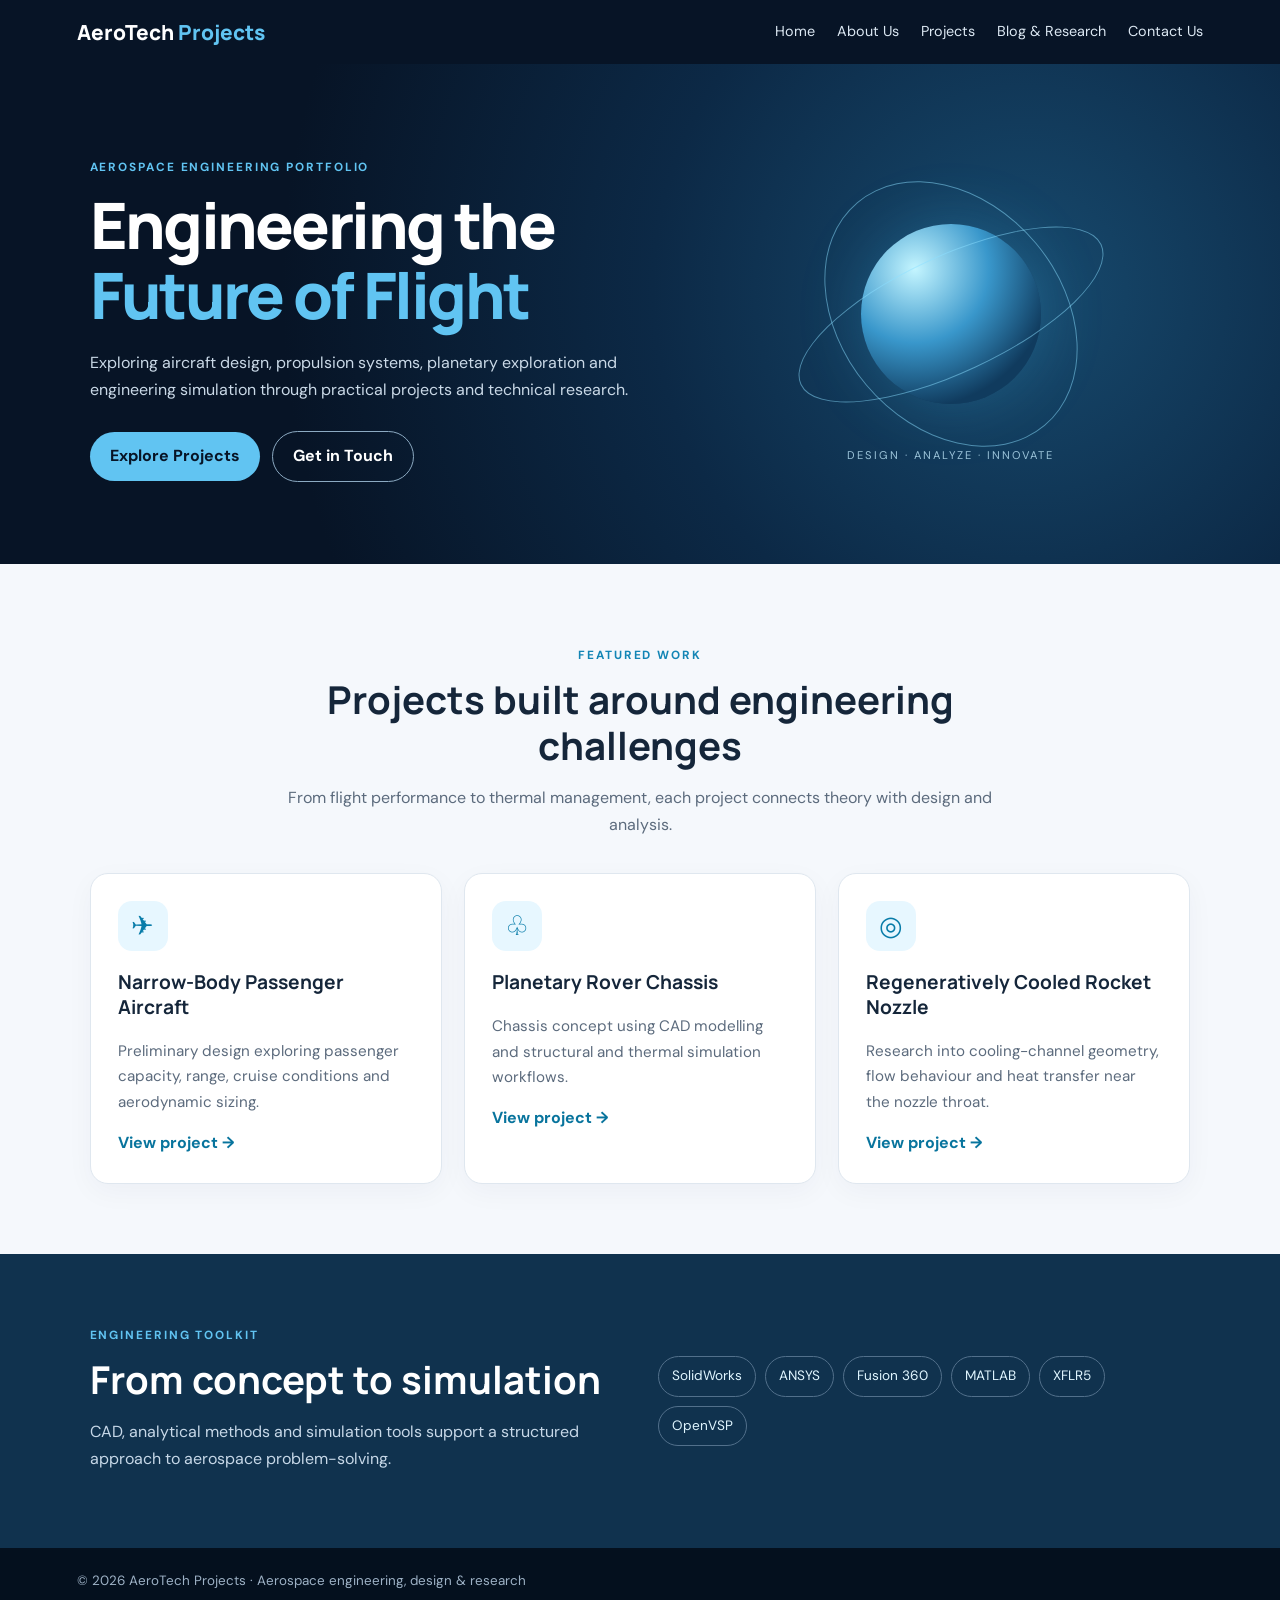
<file: index.html>
<!doctype html>
<html lang="en"><head><meta charset="utf-8"><meta name="viewport" content="width=device-width, initial-scale=1">
<meta name="description" content="AeroTech Projects aerospace engineering portfolio">
<link rel="stylesheet" href="style.css">
<script async src="https://www.googletagmanager.com/gtag/js?id=G-G-4HPNL6FJ3H"></script>
<script>window.dataLayer=window.dataLayer||[];function gtag(){dataLayer.push(arguments);}gtag('js',new Date());gtag('config','G-G-4HPNL6FJ3H');</script>
<title>AeroTech Projects | Engineering the Future of Flight</title></head><body>
<header><a class="brand" href="index.html">AeroTech <span>Projects</span></a><button id="menu" aria-label="Toggle menu">☰</button>
<nav id="nav"><a href="index.html">Home</a><a href="about.html">About Us</a><a href="projects.html">Projects</a><a href="research.html">Blog &amp; Research</a><a href="contact.html">Contact Us</a></nav></header>
<main>
<section class="hero"><div><p class="eyebrow">AEROSPACE ENGINEERING PORTFOLIO</p><h1>Engineering the <em>Future of Flight</em></h1><p>Exploring aircraft design, propulsion systems, planetary exploration and engineering simulation through practical projects and technical research.</p><a class="btn" href="projects.html">Explore Projects</a> <a class="btn secondary" href="contact.html">Get in Touch</a></div><div class="orb" aria-label="Abstract orbital illustration"><div class="planet"></div><span>DESIGN · ANALYZE · INNOVATE</span></div></section>
<section class="section"><div class="intro"><p class="eyebrow">FEATURED WORK</p><h2>Projects built around engineering challenges</h2><p>From flight performance to thermal management, each project connects theory with design and analysis.</p></div><div class="cards">
<article><div class="symbol">✈</div><h3>Narrow-Body Passenger Aircraft</h3><p>Preliminary design exploring passenger capacity, range, cruise conditions and aerodynamic sizing.</p><a href="projects.html#aircraft">View project →</a></article>
<article><div class="symbol">♧</div><h3>Planetary Rover Chassis</h3><p>Chassis concept using CAD modelling and structural and thermal simulation workflows.</p><a href="projects.html#rover">View project →</a></article>
<article><div class="symbol">◎</div><h3>Regeneratively Cooled Rocket Nozzle</h3><p>Research into cooling-channel geometry, flow behaviour and heat transfer near the nozzle throat.</p><a href="projects.html#rocket">View project →</a></article></div></section>
<section class="highlight"><div><p class="eyebrow">ENGINEERING TOOLKIT</p><h2>From concept to simulation</h2><p>CAD, analytical methods and simulation tools support a structured approach to aerospace problem-solving.</p></div><div class="tags"><span>SolidWorks</span><span>ANSYS</span><span>Fusion 360</span><span>MATLAB</span><span>XFLR5</span><span>OpenVSP</span></div></section></main><footer>© <span id="year"></span> AeroTech Projects · Aerospace engineering, design & research</footer><script src="script.js"></script></body></html>
</file>
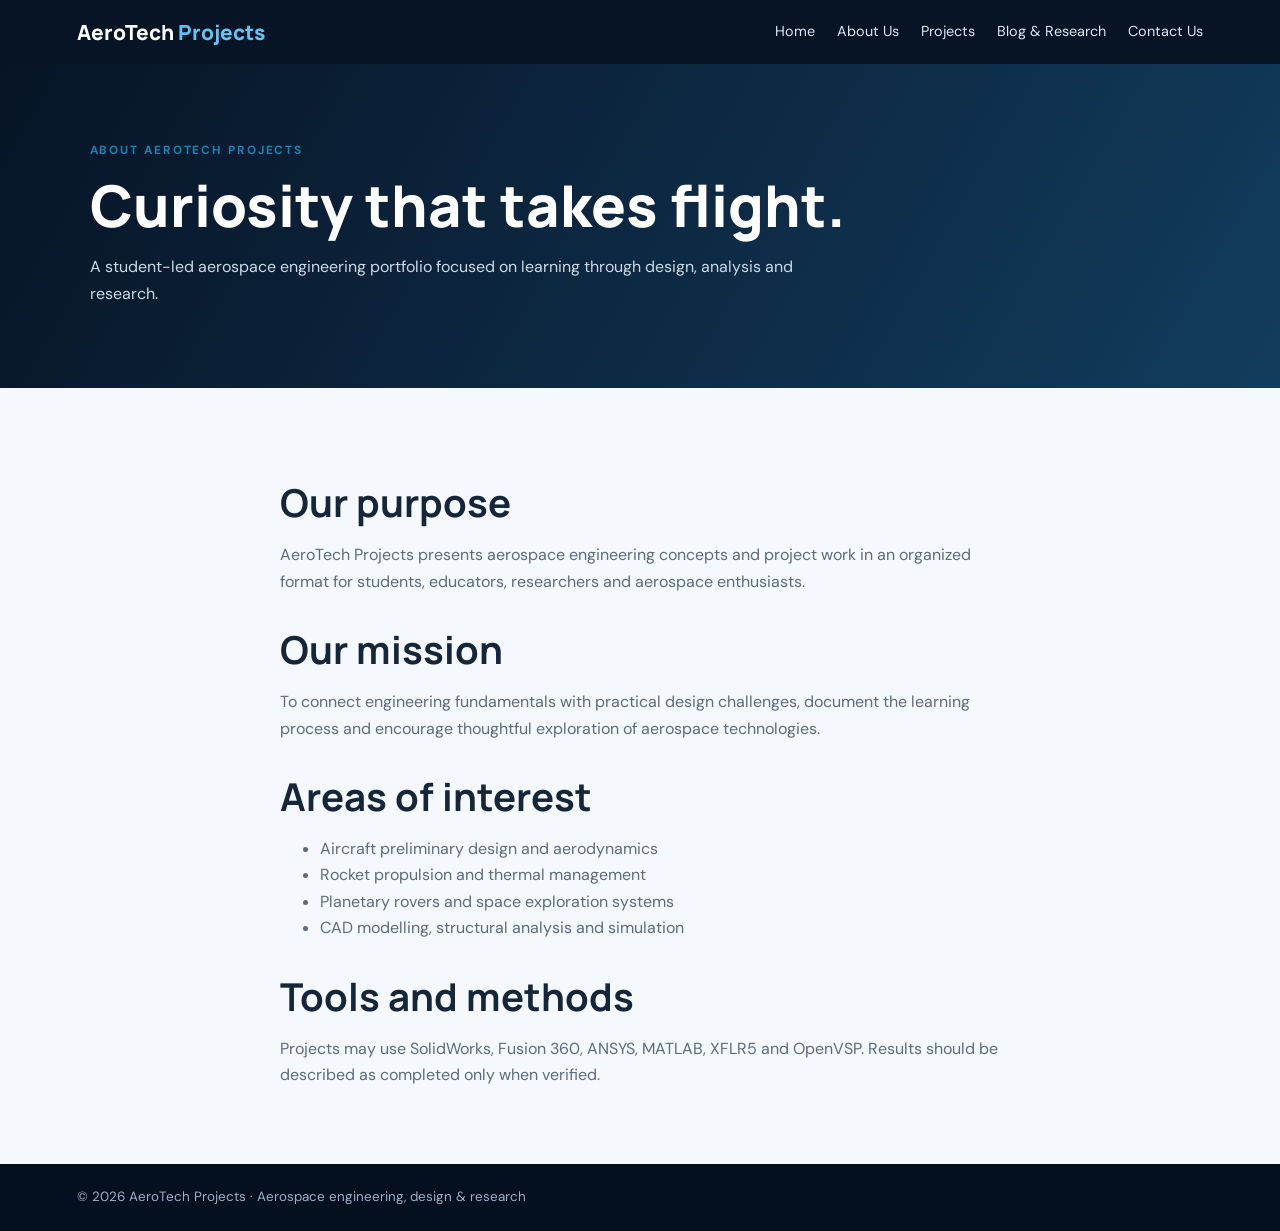
<file: about.html>
<!doctype html>
<html lang="en"><head><meta charset="utf-8"><meta name="viewport" content="width=device-width, initial-scale=1">
<meta name="description" content="AeroTech Projects aerospace engineering portfolio">
<link rel="stylesheet" href="style.css">
<script async src="https://www.googletagmanager.com/gtag/js?id=G-4HPNL6FJ3H"></script>
<script>window.dataLayer=window.dataLayer||[];function gtag(){dataLayer.push(arguments);}gtag('js',new Date());gtag('config','G-4HPNL6FJ3H');</script>
<title>About Us | AeroTech Projects</title></head><body>
<header><a class="brand" href="index.html">AeroTech <span>Projects</span></a><button id="menu" aria-label="Toggle menu">☰</button>
<nav id="nav"><a href="index.html">Home</a><a href="about.html">About Us</a><a href="projects.html">Projects</a><a href="research.html">Blog &amp; Research</a><a href="contact.html">Contact Us</a></nav></header>
<main>
<section class="pagehero"><p class="eyebrow">ABOUT AEROTECH PROJECTS</p><h1>Curiosity that takes flight.</h1><p>A student-led aerospace engineering portfolio focused on learning through design, analysis and research.</p></section><section class="prose"><h2>Our purpose</h2><p>AeroTech Projects presents aerospace engineering concepts and project work in an organized format for students, educators, researchers and aerospace enthusiasts.</p><h2>Our mission</h2><p>To connect engineering fundamentals with practical design challenges, document the learning process and encourage thoughtful exploration of aerospace technologies.</p><h2>Areas of interest</h2><ul><li>Aircraft preliminary design and aerodynamics</li><li>Rocket propulsion and thermal management</li><li>Planetary rovers and space exploration systems</li><li>CAD modelling, structural analysis and simulation</li></ul><h2>Tools and methods</h2><p>Projects may use SolidWorks, Fusion 360, ANSYS, MATLAB, XFLR5 and OpenVSP. Results should be described as completed only when verified.</p></section></main><footer>© <span id="year"></span> AeroTech Projects · Aerospace engineering, design & research</footer><script src="script.js"></script></body></html>
</file>
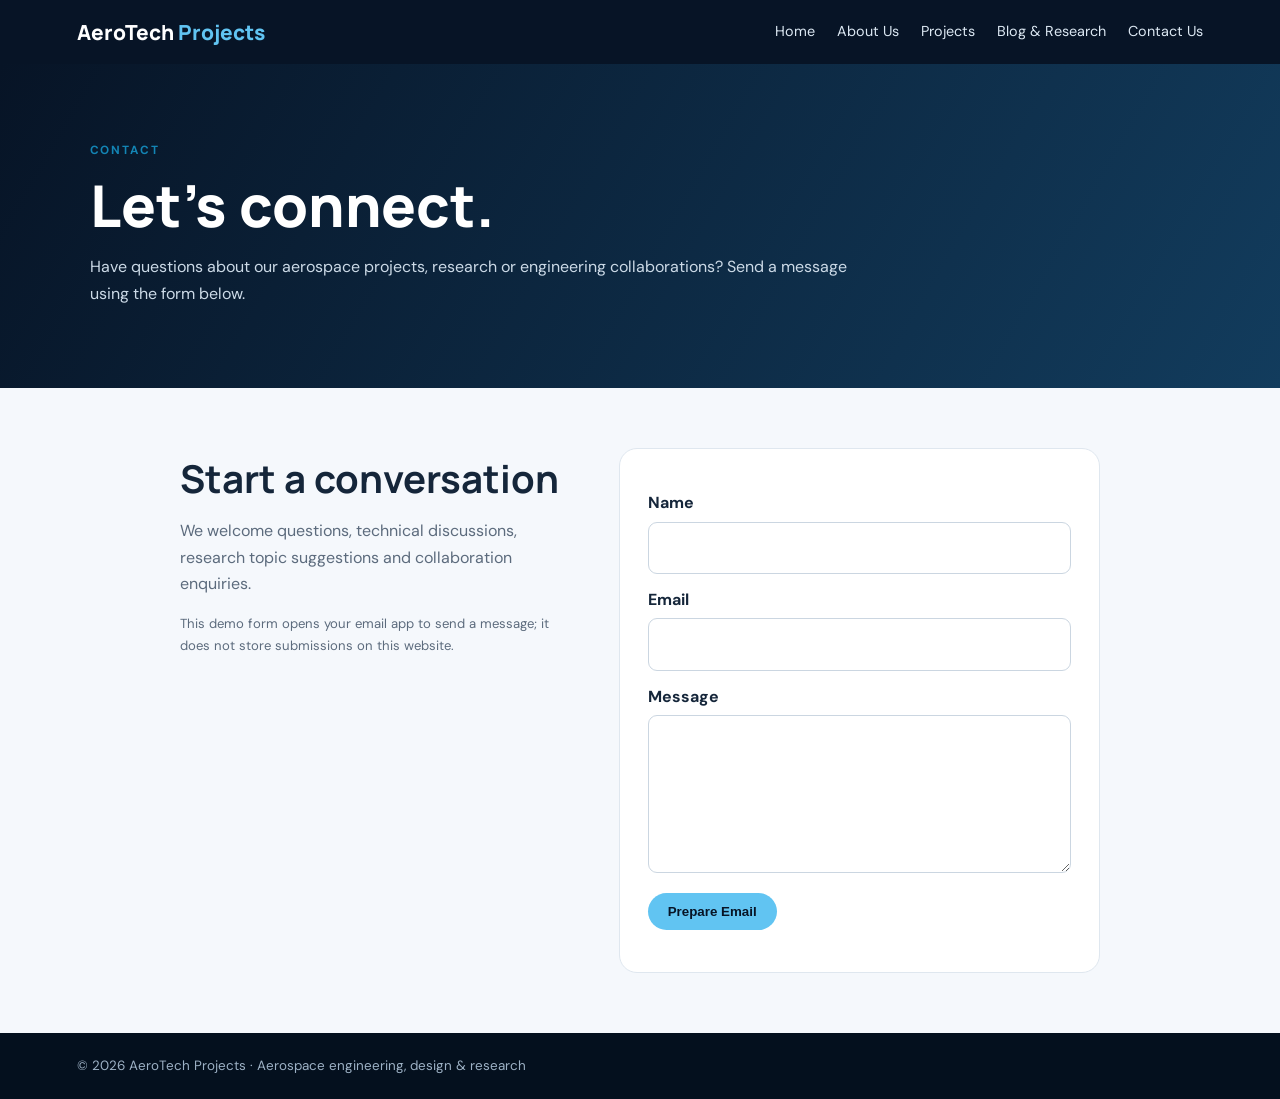
<file: contact.html>
<!doctype html>
<html lang="en"><head><meta charset="utf-8"><meta name="viewport" content="width=device-width, initial-scale=1">
<meta name="description" content="AeroTech Projects aerospace engineering portfolio">
<link rel="stylesheet" href="style.css">
<script async src="https://www.googletagmanager.com/gtag/js?id=G-4HPNL6FJ3H"></script>
<script>window.dataLayer=window.dataLayer||[];function gtag(){dataLayer.push(arguments);}gtag('js',new Date());gtag('config','G-4HPNL6FJ3H');</script>
<title>Contact Us | AeroTech Projects</title></head><body>
<header><a class="brand" href="index.html">AeroTech <span>Projects</span></a><button id="menu" aria-label="Toggle menu">☰</button>
<nav id="nav"><a href="index.html">Home</a><a href="about.html">About Us</a><a href="projects.html">Projects</a><a href="research.html">Blog &amp; Research</a><a href="contact.html">Contact Us</a></nav></header>
<main>
<section class="pagehero"><p class="eyebrow">CONTACT</p><h1>Let’s connect.</h1><p>Have questions about our aerospace projects, research or engineering collaborations? Send a message using the form below.</p></section><section class="contact"><div><h2>Start a conversation</h2><p>We welcome questions, technical discussions, research topic suggestions and collaboration enquiries.</p><p class="note">This demo form opens your email app to send a message; it does not store submissions on this website.</p></div><form id="contact-form"><label for="name">Name</label><input id="name" required><label for="email">Email</label><input id="email" type="email" required><label for="message">Message</label><textarea id="message" rows="5" required></textarea><button class="btn" type="submit">Prepare Email</button><p class="note" id="form-status"></p></form></section></main><footer>© <span id="year"></span> AeroTech Projects · Aerospace engineering, design & research</footer><script src="script.js"></script></body></html>
</file>
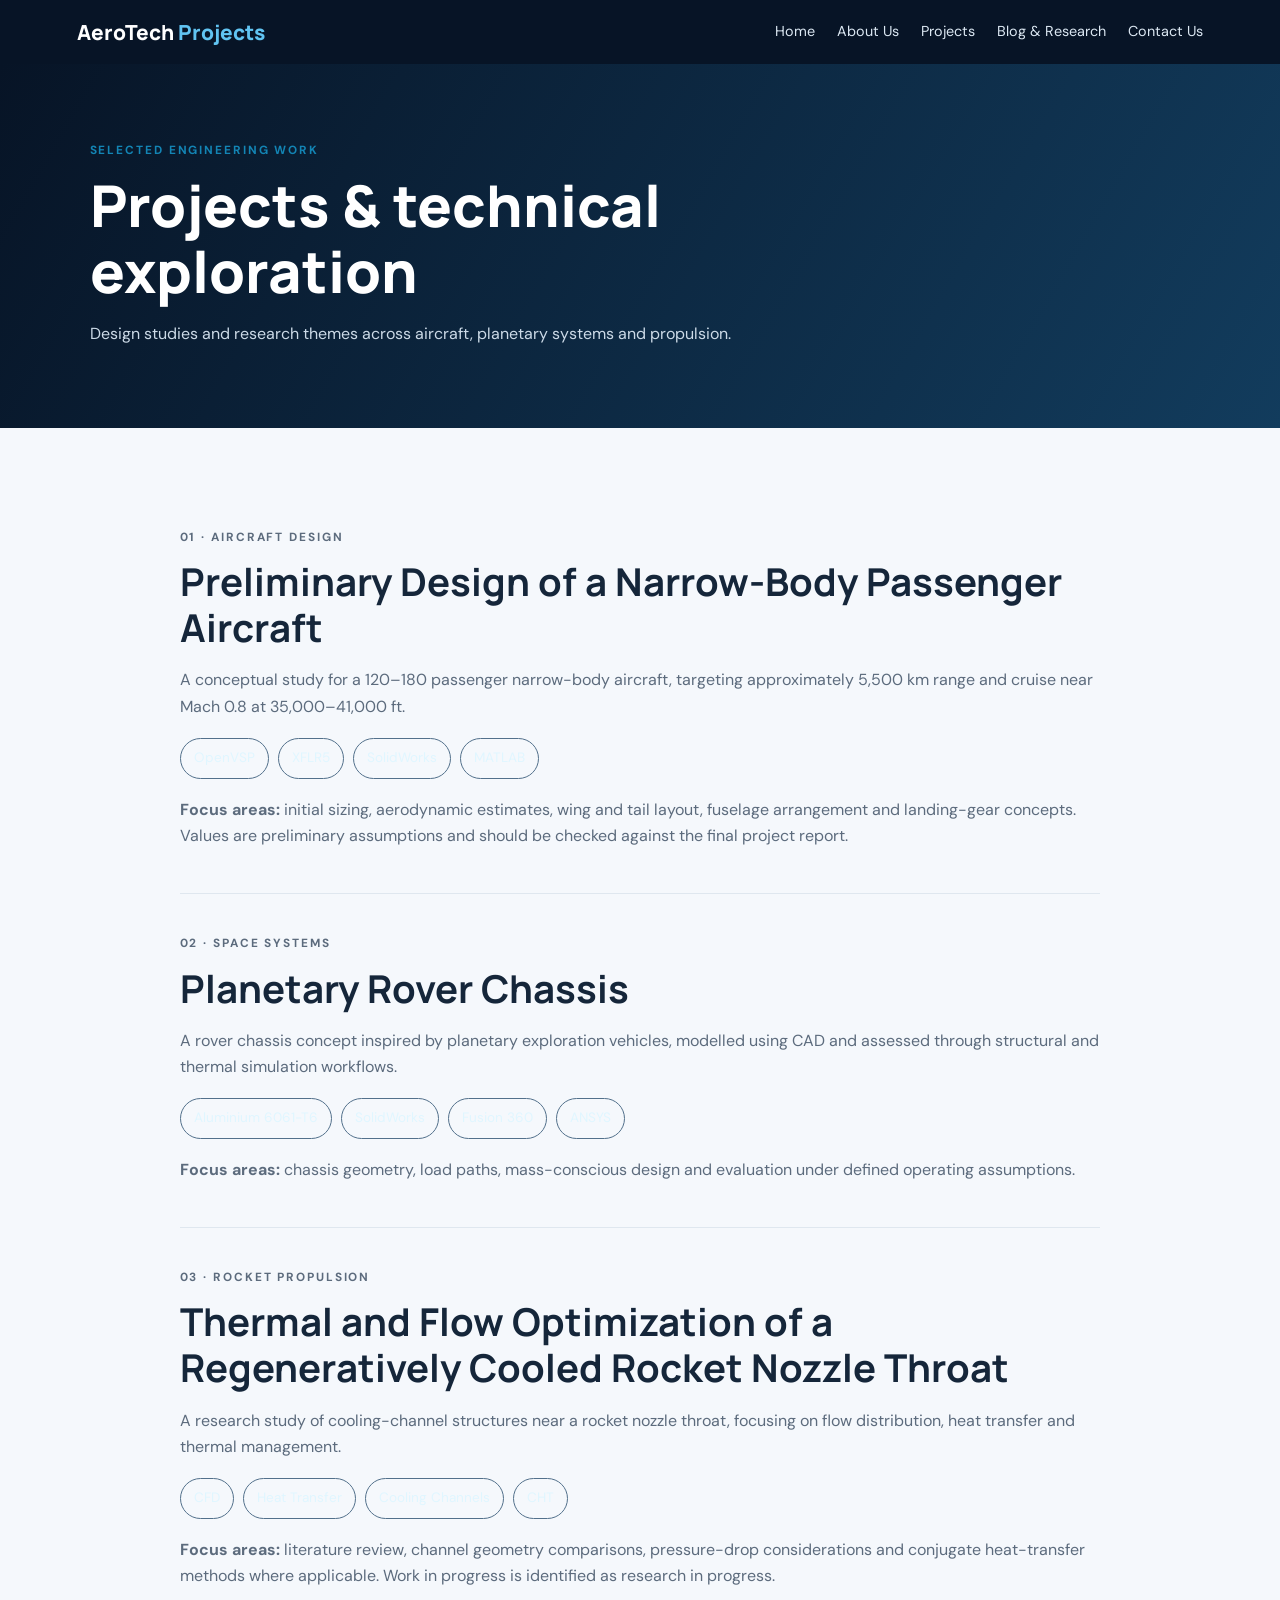
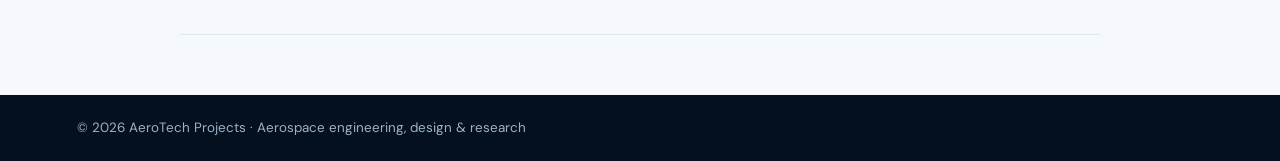
<file: projects.html>
<!doctype html>
<html lang="en"><head><meta charset="utf-8"><meta name="viewport" content="width=device-width, initial-scale=1">
<meta name="description" content="AeroTech Projects aerospace engineering portfolio">
<link rel="stylesheet" href="style.css">
<script async src="https://www.googletagmanager.com/gtag/js?id=G-4HPNL6FJ3H"></script>
<script>window.dataLayer=window.dataLayer||[];function gtag(){dataLayer.push(arguments);}gtag('js',new Date());gtag('config','G-4HPNL6FJ3H');</script>
<title>Projects | AeroTech Projects</title></head><body>
<header><a class="brand" href="index.html">AeroTech <span>Projects</span></a><button id="menu" aria-label="Toggle menu">☰</button>
<nav id="nav"><a href="index.html">Home</a><a href="about.html">About Us</a><a href="projects.html">Projects</a><a href="research.html">Blog &amp; Research</a><a href="contact.html">Contact Us</a></nav></header>
<main>
<section class="pagehero"><p class="eyebrow">SELECTED ENGINEERING WORK</p><h1>Projects &amp; technical exploration</h1><p>Design studies and research themes across aircraft, planetary systems and propulsion.</p></section><section class="prose projects">
<article id="aircraft"><p class="eyebrow">01 · AIRCRAFT DESIGN</p><h2>Preliminary Design of a Narrow-Body Passenger Aircraft</h2><p>A conceptual study for a 120–180 passenger narrow-body aircraft, targeting approximately 5,500 km range and cruise near Mach 0.8 at 35,000–41,000 ft.</p><div class="tags"><span>OpenVSP</span><span>XFLR5</span><span>SolidWorks</span><span>MATLAB</span></div><p><b>Focus areas:</b> initial sizing, aerodynamic estimates, wing and tail layout, fuselage arrangement and landing-gear concepts. Values are preliminary assumptions and should be checked against the final project report.</p></article>
<article id="rover"><p class="eyebrow">02 · SPACE SYSTEMS</p><h2>Planetary Rover Chassis</h2><p>A rover chassis concept inspired by planetary exploration vehicles, modelled using CAD and assessed through structural and thermal simulation workflows.</p><div class="tags"><span>Aluminium 6061-T6</span><span>SolidWorks</span><span>Fusion 360</span><span>ANSYS</span></div><p><b>Focus areas:</b> chassis geometry, load paths, mass-conscious design and evaluation under defined operating assumptions.</p></article>
<article id="rocket"><p class="eyebrow">03 · ROCKET PROPULSION</p><h2>Thermal and Flow Optimization of a Regeneratively Cooled Rocket Nozzle Throat</h2><p>A research study of cooling-channel structures near a rocket nozzle throat, focusing on flow distribution, heat transfer and thermal management.</p><div class="tags"><span>CFD</span><span>Heat Transfer</span><span>Cooling Channels</span><span>CHT</span></div><p><b>Focus areas:</b> literature review, channel geometry comparisons, pressure-drop considerations and conjugate heat-transfer methods where applicable. Work in progress is identified as research in progress.</p></article></section></main><footer>© <span id="year"></span> AeroTech Projects · Aerospace engineering, design & research</footer><script src="script.js"></script></body></html>
</file>
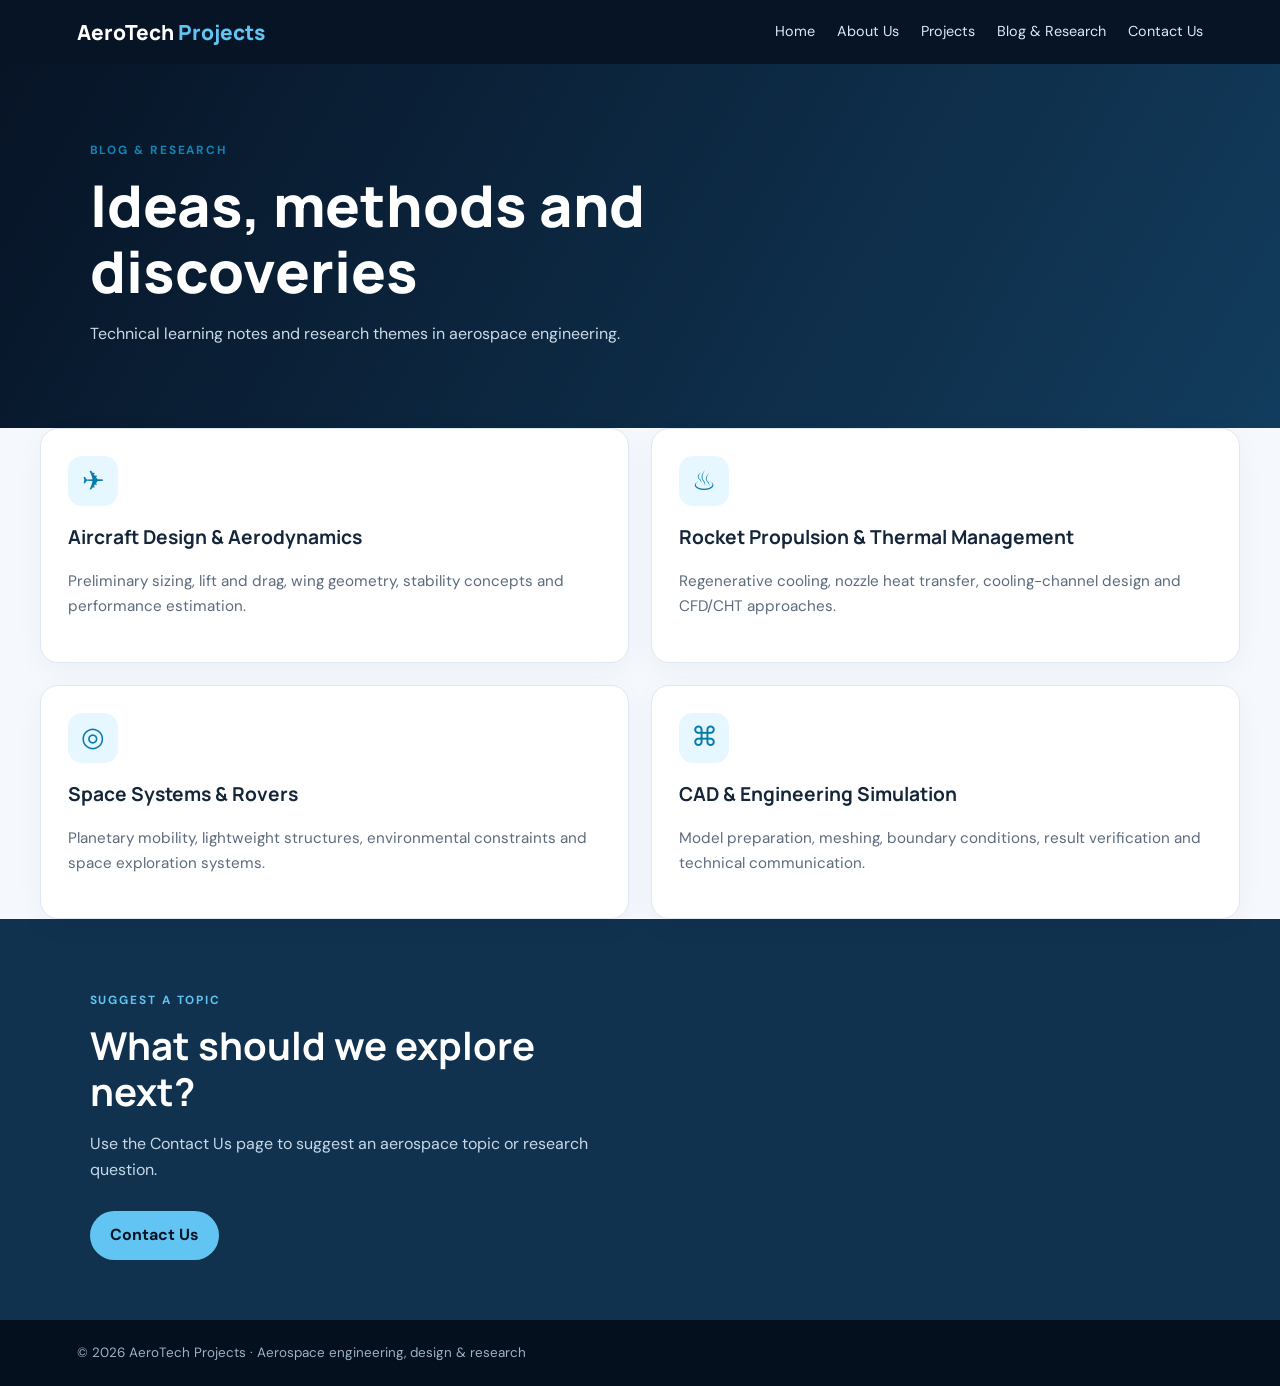
<file: research.html>
<!doctype html>
<html lang="en"><head><meta charset="utf-8"><meta name="viewport" content="width=device-width, initial-scale=1">
<meta name="description" content="AeroTech Projects aerospace engineering portfolio">
<link rel="stylesheet" href="style.css">
<script async src="https://www.googletagmanager.com/gtag/js?id=G-4HPNL6FJ3H"></script>
<script>window.dataLayer=window.dataLayer||[];function gtag(){dataLayer.push(arguments);}gtag('js',new Date());gtag('config','G-4HPNL6FJ3H');</script>
<title>Blog & Research | AeroTech Projects</title></head><body>
<header><a class="brand" href="index.html">AeroTech <span>Projects</span></a><button id="menu" aria-label="Toggle menu">☰</button>
<nav id="nav"><a href="index.html">Home</a><a href="about.html">About Us</a><a href="projects.html">Projects</a><a href="research.html">Blog &amp; Research</a><a href="contact.html">Contact Us</a></nav></header>
<main>
<section class="pagehero"><p class="eyebrow">BLOG &amp; RESEARCH</p><h1>Ideas, methods and discoveries</h1><p>Technical learning notes and research themes in aerospace engineering.</p></section><section class="cards sectioncards">
<article><div class="symbol">✈</div><h3>Aircraft Design &amp; Aerodynamics</h3><p>Preliminary sizing, lift and drag, wing geometry, stability concepts and performance estimation.</p></article>
<article><div class="symbol">♨</div><h3>Rocket Propulsion &amp; Thermal Management</h3><p>Regenerative cooling, nozzle heat transfer, cooling-channel design and CFD/CHT approaches.</p></article>
<article><div class="symbol">◎</div><h3>Space Systems &amp; Rovers</h3><p>Planetary mobility, lightweight structures, environmental constraints and space exploration systems.</p></article>
<article><div class="symbol">⌘</div><h3>CAD &amp; Engineering Simulation</h3><p>Model preparation, meshing, boundary conditions, result verification and technical communication.</p></article></section><section class="highlight"><div><p class="eyebrow">SUGGEST A TOPIC</p><h2>What should we explore next?</h2><p>Use the Contact Us page to suggest an aerospace topic or research question.</p><a class="btn" href="contact.html">Contact Us</a></div></section></main><footer>© <span id="year"></span> AeroTech Projects · Aerospace engineering, design & research</footer><script src="script.js"></script></body></html>
</file>
<file: style.css>
@import url('https://fonts.googleapis.com/css2?family=DM+Sans:wght@400;500;600;700&family=Manrope:wght@400;600;700;800&display=swap');
:root{--navy:#071426;--navy2:#10324e;--blue:#61c4f2;--ink:#15263a;--muted:#5c6b7d;--paper:#f5f8fc;--line:#dfe7ef}*{box-sizing:border-box}body{margin:0;background:var(--paper);color:var(--ink);font:16px/1.65 'DM Sans',sans-serif}a{color:#08749d;text-decoration:none}a:hover{text-decoration:underline}header{display:flex;align-items:center;justify-content:space-between;gap:20px;padding:18px 6%;background:var(--navy);position:sticky;top:0;z-index:5}.brand{font:800 1.3rem Manrope,sans-serif;color:white;white-space:nowrap}.brand span{color:var(--blue)}nav{display:flex;gap:22px}nav a{color:#dce8f3;font-size:.9rem}nav a:hover{color:var(--blue)}#menu{display:none;background:none;color:white;border:1px solid #52647a;padding:7px 12px;border-radius:8px}.hero{display:grid;grid-template-columns:1.1fr .9fr;gap:35px;align-items:center;padding:80px 7%;background:radial-gradient(circle at 80% 45%,#174a6e,#0c2946 35%,var(--navy) 70%);color:white;min-height:500px}.hero h1{font:800 clamp(2.5rem,5vw,4.4rem)/1.1 Manrope,sans-serif;letter-spacing:-.04em;margin:10px 0 20px}.hero h1 em{color:var(--blue);font-style:normal}.hero p:not(.eyebrow){color:#cad9e7;max-width:620px}.eyebrow{font-size:.74rem;letter-spacing:.16em;font-weight:700;color:#1385b5;text-transform:uppercase}.hero .eyebrow,.highlight .eyebrow{color:var(--blue)}.btn{display:inline-block;background:var(--blue);color:#071426;border:0;border-radius:999px;padding:11px 20px;font-weight:700;margin:12px 8px 0 0;cursor:pointer}.btn:hover{background:#b7f0ff;text-decoration:none}.btn.secondary{background:transparent;border:1px solid #8caac2;color:white}.orb{height:300px;display:grid;place-items:center;position:relative}.planet{height:180px;width:180px;border-radius:50%;background:radial-gradient(circle at 30% 25%,#c4f5ff,#3997cb 40%,#103b5e 75%);box-shadow:0 0 65px #4ac9ff35}.orb:before,.orb:after{content:'';position:absolute;border:1px solid #8cdfff80;border-radius:50%;width:330px;height:115px;transform:rotate(-25deg)}.orb:after{width:290px;height:220px;transform:rotate(50deg)}.orb span{position:absolute;bottom:0;font-size:.7rem;letter-spacing:.18em;color:#9bc3d9}.section{padding:70px 7%}.intro{text-align:center;max-width:720px;margin:0 auto 35px}.intro h2,.highlight h2,.prose h2,.contact h2{font:700 clamp(1.8rem,3vw,2.5rem)/1.2 Manrope,sans-serif;margin:8px 0 15px}.intro p:last-child,.prose p,.prose li,.contact p{color:var(--muted)}.cards{display:grid;grid-template-columns:repeat(3,minmax(0,1fr));gap:22px;max-width:1200px;margin:auto}.cards article{padding:27px;background:white;border:1px solid var(--line);border-radius:18px;box-shadow:0 8px 28px #0a23400a}.symbol{display:grid;place-items:center;width:50px;height:50px;border-radius:14px;background:#e7f7ff;color:#087ca9;font-size:1.7rem;margin-bottom:18px}.cards h3{font:700 1.2rem/1.3 Manrope,sans-serif}.cards p{color:var(--muted);font-size:.95rem}.cards a{font-weight:700}.highlight{display:grid;grid-template-columns:1fr 1fr;gap:35px;align-items:center;padding:60px 7%;background:var(--navy2);color:white}.highlight p:not(.eyebrow){color:#c7d8e8}.tags{display:flex;flex-wrap:wrap;gap:9px;margin:18px 0}.tags span{border:1px solid #52708b;border-radius:999px;padding:8px 13px;font-size:.85rem;color:#e0f6ff}.pagehero{padding:65px 7%;background:linear-gradient(120deg,var(--navy),#123c5d);color:white}.pagehero h1{font:800 clamp(2.4rem,4.5vw,3.8rem)/1.15 Manrope,sans-serif;max-width:850px;margin:8px 0 16px}.pagehero>p:last-child{color:#ccdae7;max-width:760px}.prose{max-width:900px;margin:auto;padding:60px 7%}.prose h2{margin-top:32px}.projects{max-width:1100px}.projects article{padding:28px 0;border-bottom:1px solid var(--line);scroll-margin-top:100px}.projects article h2{margin:5px 0 12px}.sectioncards{grid-template-columns:repeat(2,minmax(0,1fr))}.contact{display:grid;grid-template-columns:.9fr 1.1fr;gap:45px;max-width:1100px;margin:auto;padding:60px 7%}form{background:white;border:1px solid var(--line);border-radius:18px;padding:28px}label{display:block;font-weight:700;margin:13px 0 5px}input,textarea{width:100%;padding:12px;border:1px solid #cbd6e1;border-radius:9px;font:inherit}input:focus,textarea:focus{outline:2px solid #8ddcff}.note{font-size:.82rem;color:#68798a}footer{background:#04101e;color:#9db1c5;padding:22px 6%;font-size:.84rem} @media(max-width:800px){header{flex-wrap:wrap}#menu{display:block}nav{display:none;width:100%;flex-direction:column;gap:10px}nav.open{display:flex}.hero{grid-template-columns:1fr;padding-top:55px}.orb{height:230px}.cards,.sectioncards,.highlight,.contact{grid-template-columns:1fr}.section{padding:50px 6%}}
</file>
